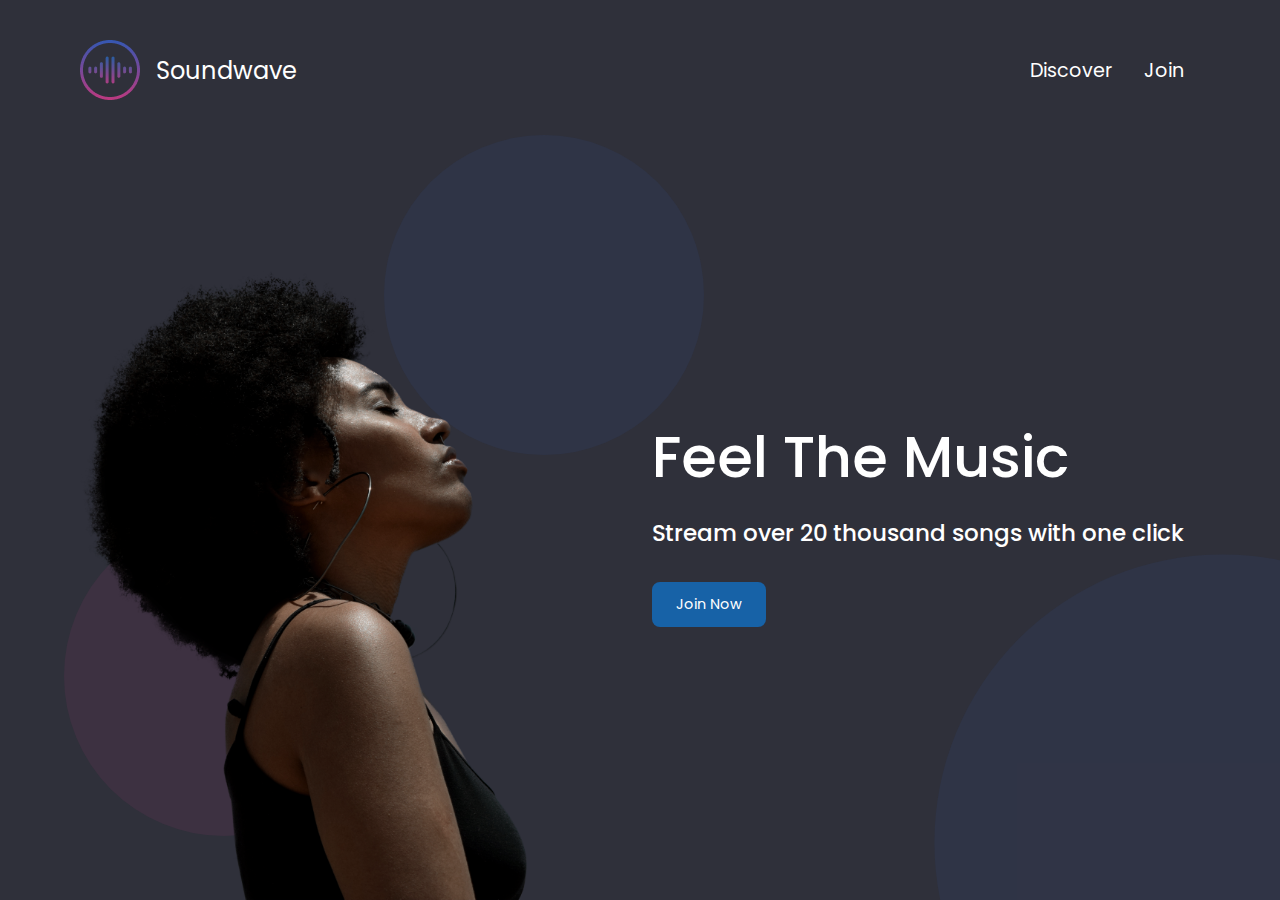
<file: spotify/index.html>
<!DOCTYPE html>
<html lang="en">
  <head>
    <meta charset="UTF-8" />
    <meta name="viewport" content="width=device-width, initial-scale=1.0" />
    <meta http-equiv="X-UA-Compatible" content="ie=edge" />
    <link href="./style.css" rel="stylesheet" />
    <link href="./index.css" rel="stylesheet" />
    <title>Soundwave</title>
  </head>
  <body class="container full-height-grow">
    <header class="main-header">
      <a href="/" class="brand-logo">
        <img src="./images/logo.png" />
        <div class="brand-logo-name">Soundwave</div>
      </a>
      <nav class="main-nav">
        <ul>
          <li><a href="./discover.html">Discover</a></li>
          <li><a href="./join.html">Join</a></li>
        </ul>
      </nav>
    </header>
    <section class="home-main-section">
      <div class="img-wrapper">
        <div class="lady-image"></div>
      </div>
      <div class="call-to-action">
        <h1 class="title">Feel The Music</h1>
        <span class="subtitle"
          >Stream over 20 thousand songs with one click</span
        >
        <a href="./join.html" class="btn">Join Now</a>
      </div>
    </section>
    <div class="home-page-circle-1"></div>
    <div class="home-page-circle-2"></div>
    <div class="home-page-circle-3"></div>
  </body>
</html>
</file>
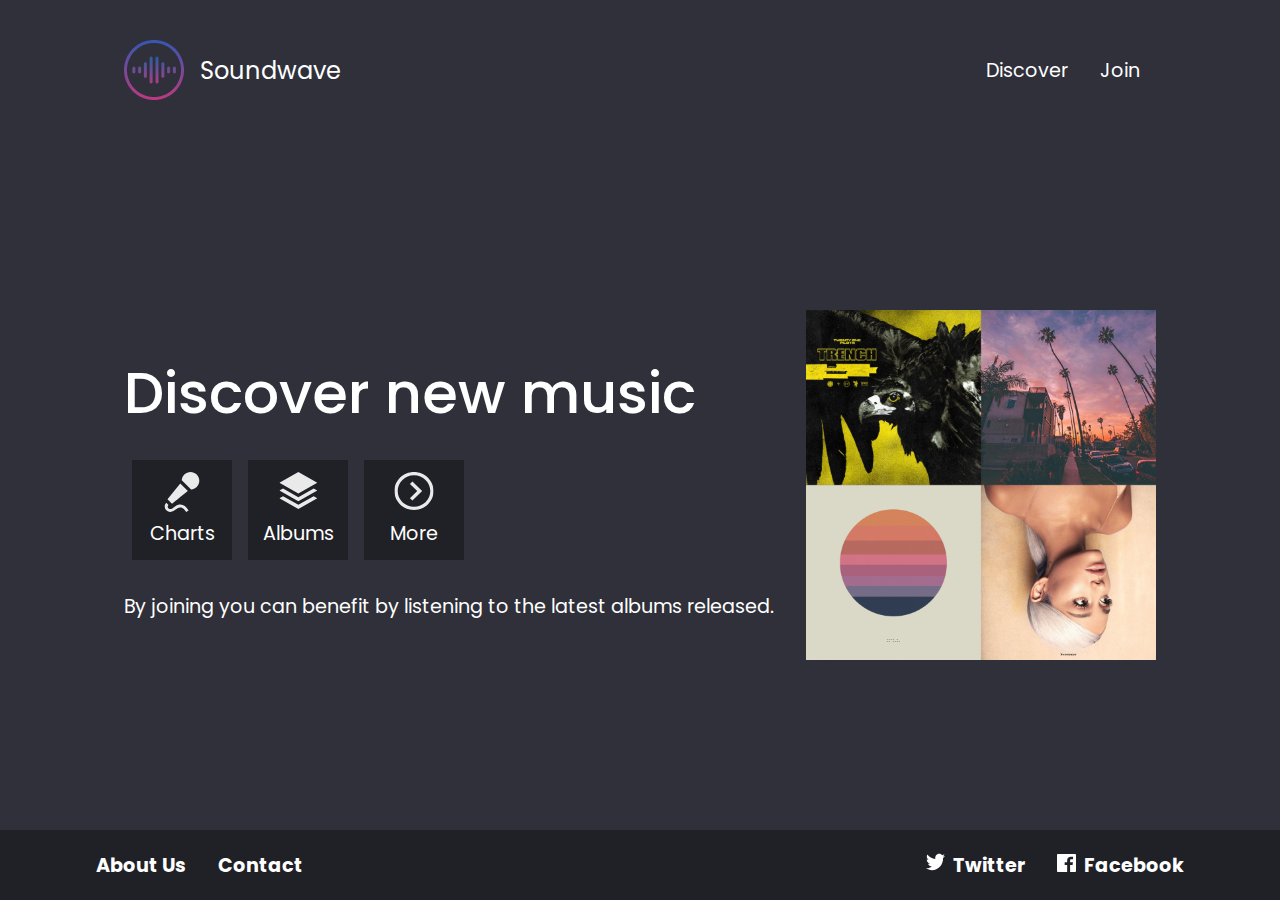
<file: spotify/discover.html>
<!DOCTYPE html>
<html lang="en">
  <head>
    <meta charset="UTF-8" />
    <meta name="viewport" content="width=device-width, initial-scale=1.0" />
    <meta http-equiv="X-UA-Compatible" content="ie=edge" />
    <link href="./style.css" rel="stylesheet" />
    <link href="./discover.css" rel="stylesheet" />
    <title>Soundwave - Discover</title>
  </head>
  <body class="full-height-grow">
    <div class="container full-height-grow">
      <header class="main-header">
        <a href="/" class="brand-logo">
          <img src="images/logo.png" />
          <div class="brand-logo-name">Soundwave</div>
        </a>
        <nav class="main-nav">
          <ul>
            <li><a href="discover.html">Discover</a></li>
            <li><a href="join.html">Join</a></li>
          </ul>
        </nav>
      </header>
      <section class="discover-main-section">
        <div class="call-to-action">
          <h1 class="title">Discover new music</h1>
          <div class="icon-section">
            <div class="icon">
              <img src="images/microphone.svg" />
              Charts
            </div>
            <div class="icon">
              <img src="images/albums.svg" />
              Albums
            </div>
            <div class="icon">
              <img src="images/more.svg" />
              More
            </div>
          </div>
          By joining you can benefit by listening to the latest albums released.
        </div>
        <img class="covers-image" src="images/covers.jpg" />
      </section>
    </div>

    <footer class="main-footer">
      <div class="container">
        <nav class="footer-nav">
          <ul>
            <li><a href="#">About Us</a></li>
            <li><a href="#">Contact</a></li>
          </ul>
        </nav>
        <nav class="footer-nav">
          <ul>
            <li>
              <a href="#" class="social-link">
                <img src="images/twitter.svg" />
                Twitter
              </a>
            </li>
            <li>
              <a href="#" class="social-link">
                <img src="images/facebook.svg" />
                Facebook
              </a>
            </li>
          </ul>
        </nav>
      </div>
    </footer>
  </body>
</html>
</file>
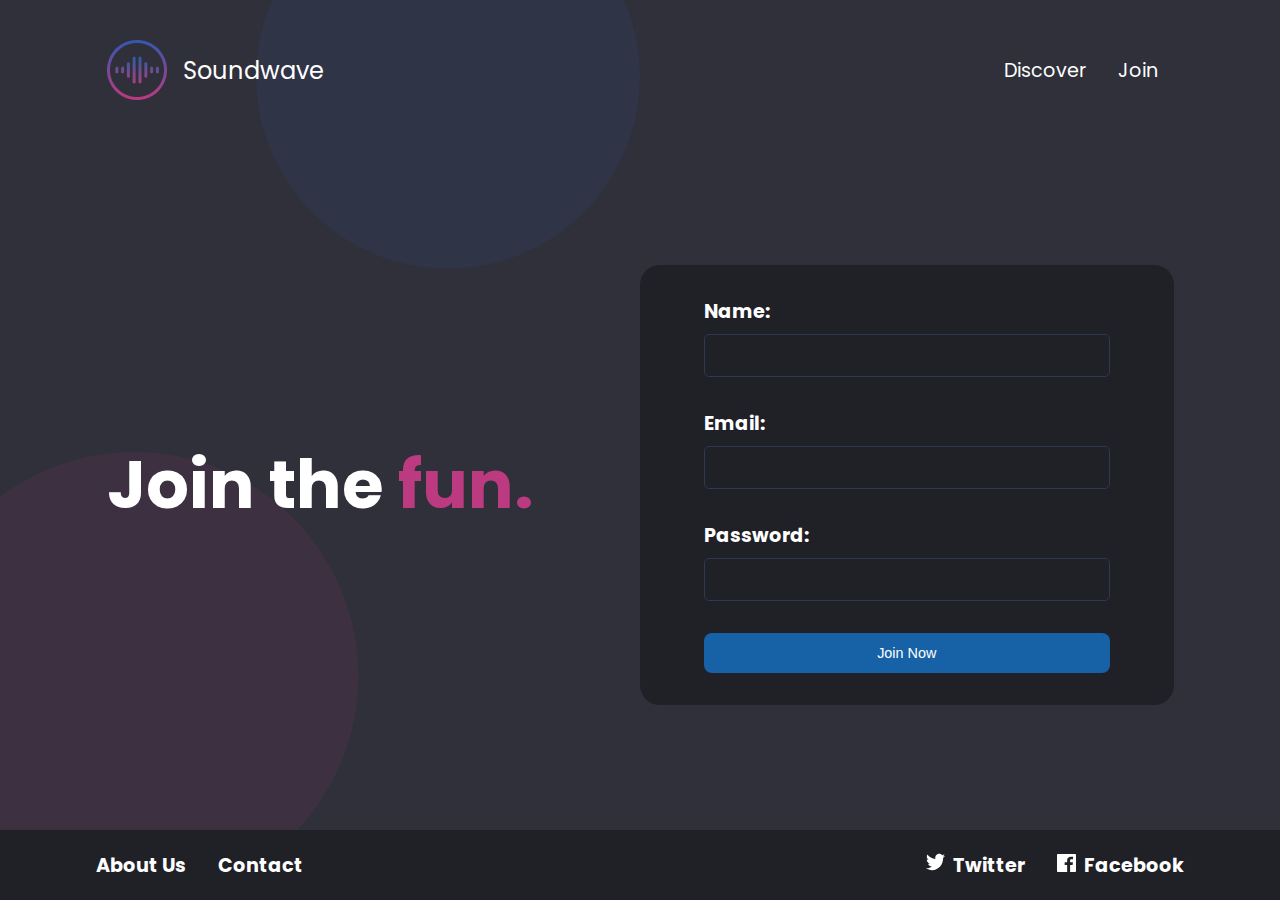
<file: spotify/join.html>
<!DOCTYPE html>
<html lang="en">
  <head>
    <meta charset="UTF-8" />
    <meta name="viewport" content="width=device-width, initial-scale=1.0" />
    <meta http-equiv="X-UA-Compatible" content="ie=edge" />
    <link href="style.css" rel="stylesheet" />
    <link href="join.css" rel="stylesheet" />
    <title>Soundwave - Join</title>
  </head>
  <body class="full-height-grow">
    <div class="container full-height-grow">
      <header class="main-header">
        <a href="/" class="brand-logo">
          <img src="images/logo.png" />
          <div class="brand-logo-name">Soundwave</div>
        </a>
        <nav class="main-nav">
          <ul>
            <li><a href="discover.html">Discover</a></li>
            <li><a href="join.html">Join</a></li>
          </ul>
        </nav>
      </header>
      <section class="join-main-section">
        <h1 class="join-text">
          Join the
          <span class="accent-text">fun.</span>
        </h1>
        <form class="join-form">
          <div class="input-group">
            <label>Name:</label>
            <input type="text" />
          </div>
          <div class="input-group">
            <label>Email:</label>
            <input type="email" />
          </div>
          <div class="input-group">
            <label>Password:</label>
            <input type="password" />
          </div>
          <div class="input-group">
            <button type="submit" class="btn">Join Now</button>
          </div>
        </form>
      </section>
    </div>

    <div class="join-page-circle-1"></div>
    <div class="join-page-circle-2"></div>

    <footer class="main-footer">
      <div class="container">
        <nav class="footer-nav">
          <ul>
            <li><a href="#">About Us</a></li>
            <li><a href="#">Contact</a></li>
          </ul>
        </nav>
        <nav class="footer-nav">
          <ul>
            <li>
              <a href="#" class="social-link">
                <img src="images/twitter.svg" />
                Twitter
              </a>
            </li>
            <li>
              <a href="#" class="social-link">
                <img src="images/facebook.svg" />
                Facebook
              </a>
            </li>
          </ul>
        </nav>
      </div>
    </footer>
  </body>
</html>
</file>
<file: spotify/style.css>
@import url("https://fonts.googleapis.com/css?family=Poppins:400,500,700");

*,
*::before,
*::after {
  box-sizing: border-box;
}

body {
  padding: 0;
  margin: 0;
  background-color: #2f303a;
  font-family: Poppins, sans-serif;
  font-size: 1.2rem;
  color: white;
  min-height: 100vh;
}

.full-height-grow {
  display: flex;
  flex-direction: column;
}

.brand-logo {
  display: flex;
  align-items: center;
  font-size: 1.25em;
  color: inherit;
  text-decoration: none;
}

.brand-logo-name {
  margin-left: 1rem;
}

.main-nav ul,
.footer-nav ul {
  display: flex;
  margin: 0;
  padding: 0;
  list-style: none;
}

.main-nav a,
.footer-nav a {
  color: inherit;
  text-decoration: none;
  padding: 1rem;
}

.main-nav a:hover,
.footer-nav a:hover {
  color: #adadad;
}

.main-header,
.main-footer {
  display: flex;
  justify-content: space-between;
  align-items: center;
}

.main-header {
  height: 140px;
}

.main-footer {
  height: 70px;
  background-color: #202027;
  font-weight: bold;
}

.social-link img {
  width: 1em;
  margin-right: 0.25rem;
}

.main-footer .container {
  display: flex;
  justify-content: space-between;
}

.container {
  max-width: 1200px;
  margin: 0 auto;
  padding: 0 40px;
  flex-grow: 1;
}

.title {
  font-weight: 500;
  font-size: 3em;
  margin-bottom: 1rem;
  margin-top: 0;
}

.subtitle {
  font-weight: 500;
  font-size: 1.2em;
  margin-bottom: 2rem;
}

.btn {
  color: white;
  background-color: #1762a7;
  padding: 0.75rem 1.5rem;
  border-radius: 0.5rem;
  text-decoration: none;
  font-size: 0.9rem;
  outline: none;
  border: none;
  cursor: pointer;
}

.btn:hover {
  background-color: #2180d8;
}

.btn:focus {
  background-color: #2796ff;
}
</file>
<file: spotify/index.css>
.home-main-section {
  display: flex;
  align-items: stretch;
  justify-content: space-between;
  flex-grow: 1;
}

.home-main-section .img-wrapper {
  flex-grow: 1;
  flex-direction: column;
  display: flex;
  align-items: stretch;
  justify-content: flex-end;
}

.home-main-section .lady-image {
  background-image: url(images/landing-page-girl.png);
  flex-grow: 1;
  max-height: 70vh;
  min-width: 30vw;
  background-size: contain;
  background-repeat: no-repeat;
  background-position: bottom left;
}

.home-main-section .call-to-action {
  display: flex;
  flex-direction: column;
  align-items: flex-start;
  margin: 1rem;
  align-self: center;
}

@media (max-width: 900px) {
  .home-main-section .img-wrapper {
    display: none;
  }

  .home-main-section {
    justify-content: center;
  }
}

.home-page-circle-1 {
  position: absolute;
  width: 25vw;
  height: 25vw;
  border-radius: 50%;
  background-color: rgb(188, 58, 128, 0.1);
  bottom: 5vw;
  left: 5vw;
  z-index: -1;
}

.home-page-circle-2 {
  position: absolute;
  width: 25vw;
  height: 25vw;
  border-radius: 50%;
  background-color: rgb(52, 87, 178, 0.1);
  top: 15vh;
  left: 30vw;
  z-index: -1;
}

.home-page-circle-3 {
  position: absolute;
  overflow: hidden;
  width: 45vw;
  height: 45vw;
  bottom: 0;
  right: 0;
  z-index: -1;
}

.home-page-circle-3::before {
  content: "";
  transform: translate(40%, 40%);
  position: absolute;
  height: 100%;
  width: 100%;
  border-radius: 50%;
  background-color: rgb(52, 87, 178, 0.1);
}
</file>
<file: spotify/discover.css>
.discover-main-section {
  display: flex;
  align-items: center;
  justify-content: space-between;
  flex-grow: 1;
}

.discover-main-section .covers-image {
  width: 30vw;
  margin-left: 2rem;
  height: auto;
  max-width: 350px;
}

.icon-section {
  display: flex;
}

.icon {
  display: flex;
  flex-direction: column;
  justify-content: space-between;
  align-items: center;
  margin: 0.5rem;
  padding: 0.75rem;
  width: 100px;
  height: 100px;
  background-color: #202027;
  margin-bottom: 2rem;
}

.icon img {
  width: 40px;
}

@media (max-width: 800px) {
  .discover-main-section {
    flex-direction: column;
    justify-content: center;
  }

  .discover-main-section .covers-image {
    margin-top: 2rem;
    height: 30vh;
    width: auto;
  }
}
</file>
<file: spotify/join.css>
.join-main-section {
  display: flex;
  justify-content: space-between;
  align-items: center;
  flex-grow: 1;
}

.join-text {
  font-size: 3.5em;
  font-weight: bold;
  margin: 0;
}

.accent-text {
  color: #bc3a80;
}

.join-form {
  background-color: #202027;
  width: 50vw;
  max-width: 50%;
  padding: 2rem 4rem;
  border-radius: 20px;
}

.input-group {
  margin-bottom: 2rem;
  display: flex;
  flex-direction: column;
}

.input-group:last-child {
  margin-bottom: 0;
}

.input-group label {
  font-weight: bold;
  margin-bottom: 0.5rem;
}

.input-group input {
  outline: none;
  background: none;
  border: 1px solid #2e3852;
  font-size: 1em;
  padding: 0.5em;
  color: inherit;
  border-radius: 5px;
}

.input-group input:focus {
  border-color: #596da0;
}

@media (max-width: 900px) {
  .join-main-section {
    flex-direction: column;
    justify-content: center;
  }

  .join-form {
    width: 80vw;
    max-width: inherit;
    margin: 2rem 0;
  }
}

.join-page-circle-1 {
  position: absolute;
  overflow: hidden;
  width: 35vw;
  height: 35vw;
  bottom: 0;
  left: 0;
  z-index: -1;
}

.join-page-circle-1::before {
  content: "";
  transform: translateX(-20%);
  position: absolute;
  height: 100%;
  width: 100%;
  border-radius: 50%;
  background-color: rgb(188, 58, 128, 0.1);
}

.join-page-circle-2 {
  position: absolute;
  overflow: hidden;
  width: 30vw;
  height: 30vw;
  top: 0;
  left: 20vw;
  z-index: -1;
}

.join-page-circle-2::before {
  content: "";
  transform: translateY(-30%);
  position: absolute;
  height: 100%;
  width: 100%;
  border-radius: 50%;
  background-color: rgb(52, 87, 178, 0.1);
}
</file>
